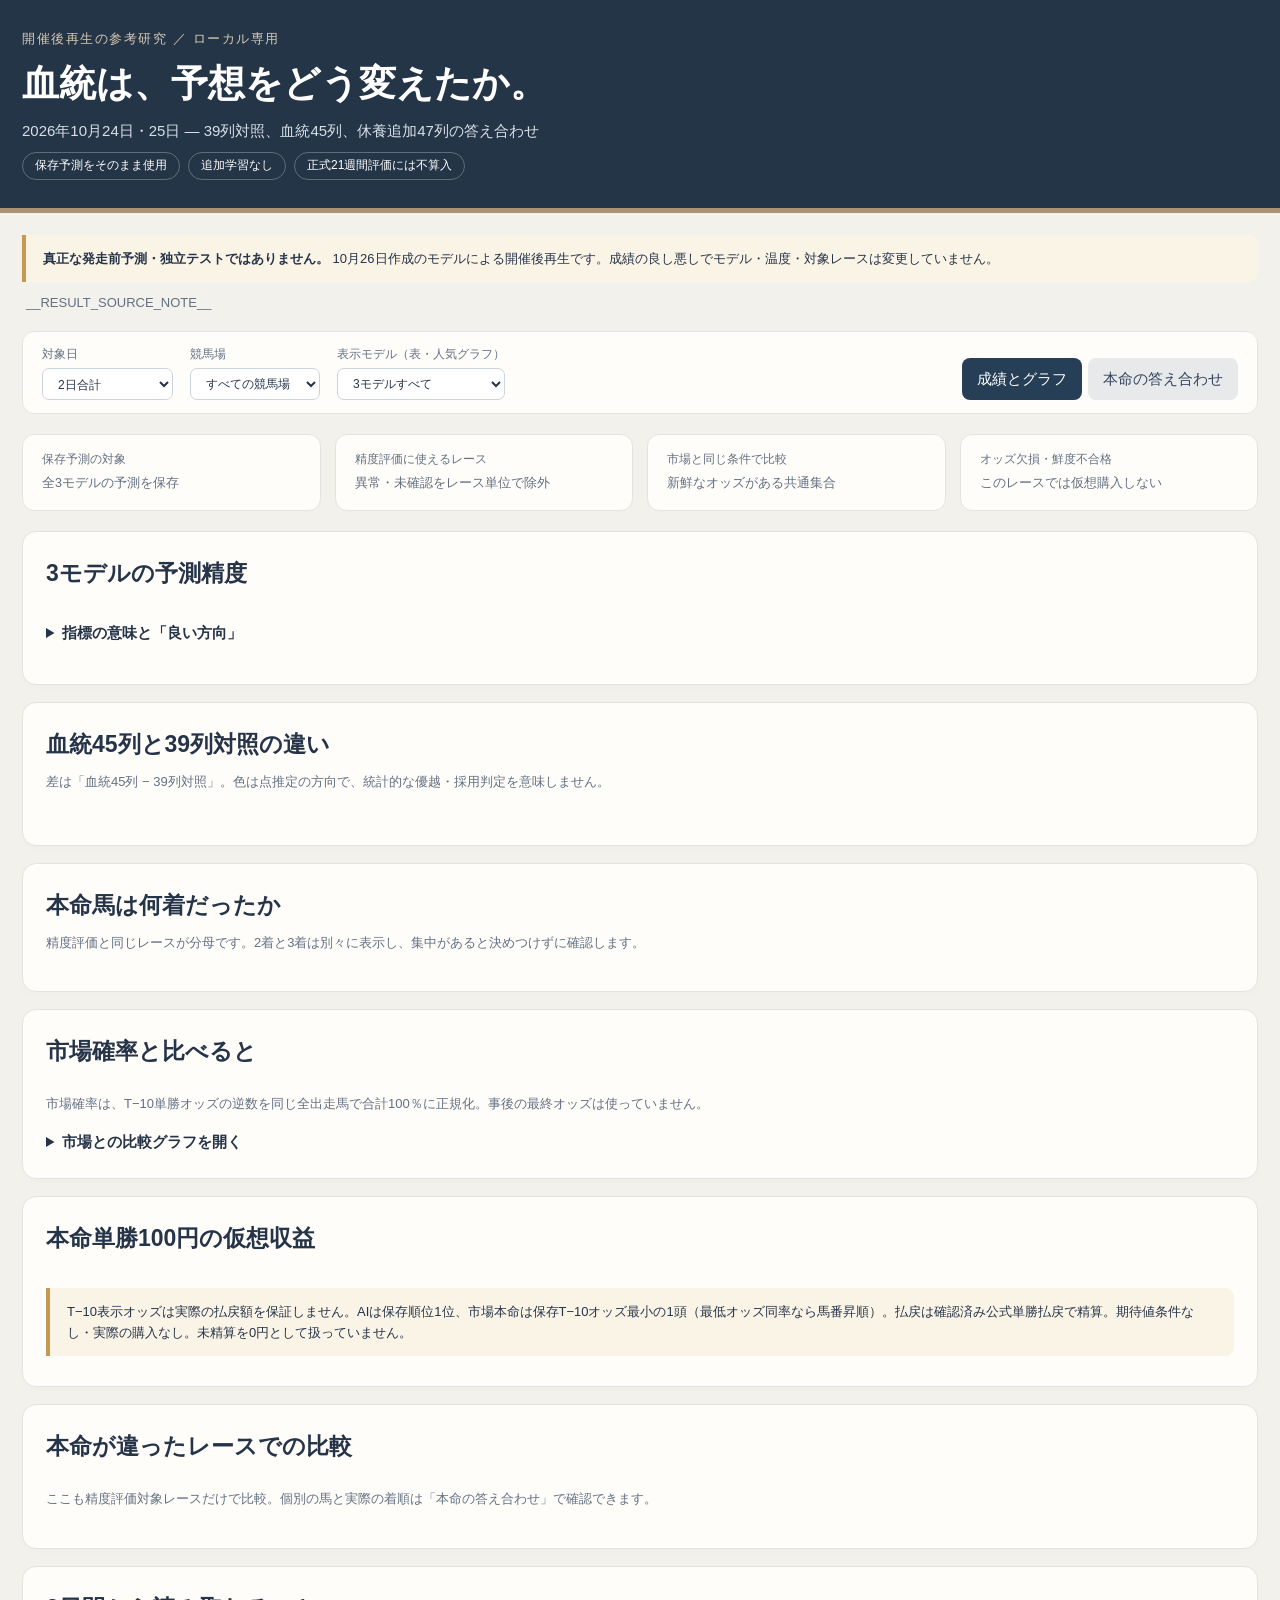
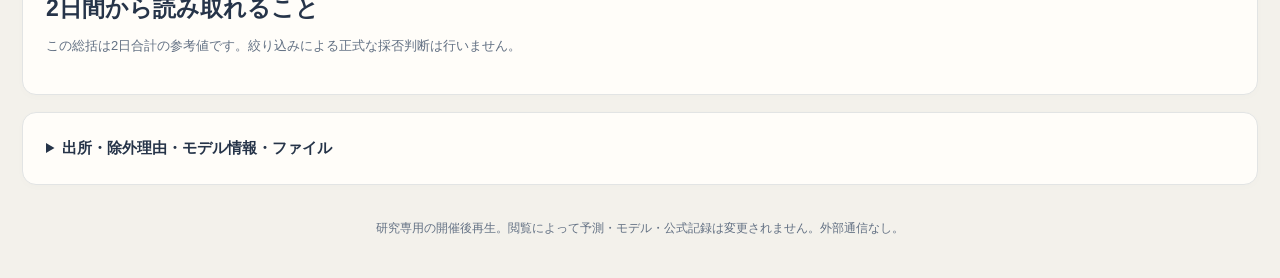
<file: src/jra_racing_ai/pedigree_replay_review.html>
<!doctype html>
<html lang="ja">
<head>
<meta charset="utf-8"><meta name="viewport" content="width=device-width,initial-scale=1">
<meta http-equiv="Content-Security-Policy" content="default-src 'none'; style-src 'unsafe-inline'; script-src 'unsafe-inline'; img-src data:; connect-src 'none'; base-uri 'none'; form-action 'none'">
<title>血統45列は予想をどう変えたか｜3モデル・2日間の答え合わせ</title>
<style>
:root{--ink:#263449;--muted:#627083;--paper:#fffdf9;--line:#e2e4e4;--green:#287575;--violet:#8554b8;--orange:#c77c30;--bad:#bc5147}
*{box-sizing:border-box}body{margin:0;color:var(--ink);background:#f3f1eb;font-family:"Yu Gothic UI","Meiryo",sans-serif;font-size:15px;line-height:1.65}button,select{font:inherit}button{cursor:pointer}header{color:#fff;background:#243548;padding:28px max(22px,calc((100vw - 1240px)/2));border-bottom:5px solid #ac9274}.eyebrow{font-size:13px;letter-spacing:.12em;color:#d7c9b3}h1{font-size:clamp(25px,3vw,37px);line-height:1.4;margin:9px 0}header p{color:#d8dfe7;margin:8px 0;max-width:1000px}.tags{display:flex;gap:8px;flex-wrap:wrap}.tag{border:1px solid #ffffff45;border-radius:20px;padding:3px 12px;font-size:12px}.wrap{max-width:1284px;margin:auto;padding:22px}h2{font-size:23px;margin:0 0 7px}h3{font-size:17px;margin:13px 0 7px}p{margin:7px 0}small,.muted{color:var(--muted)}.note{padding:13px 17px;border-left:4px solid #c49a50;background:#faf4e7;border-radius:0 9px 9px 0;font-size:13px}.toolbar{display:flex;align-items:end;gap:17px;flex-wrap:wrap;position:sticky;top:0;z-index:5;padding:13px 19px;background:#fffdf9f4;backdrop-filter:blur(8px);border:1px solid var(--line);border-radius:12px}.toolbar label{display:flex;flex-direction:column;font-size:12px;color:var(--muted);gap:4px}select{color:var(--ink);background:#fff;border:1px solid #cdd3da;border-radius:7px;padding:7px 11px;min-width:130px}.tabs{display:flex;gap:6px;margin-left:auto}.tabs button{border:0;border-radius:8px;padding:9px 15px;background:#e7e9eb;color:#35465d}.tabs button.active{background:#263f56;color:white}.cards{display:grid;grid-template-columns:repeat(4,1fr);gap:14px;margin:20px 0}.stat{background:var(--paper);border:1px solid var(--line);border-radius:12px;padding:15px 19px}.stat .value{font-size:32px;font-weight:700;line-height:1.25;font-variant-numeric:tabular-nums}.stat .label{font-size:12px;color:var(--muted)}.panel{background:var(--paper);border:1px solid var(--line);padding:23px;border-radius:14px;margin:17px 0;box-shadow:0 2px 8px #26344904}.caption{font-size:13px;color:var(--muted);margin-bottom:15px}.scroll{overflow:auto}table{width:100%;border-collapse:collapse;font-size:13px;font-variant-numeric:tabular-nums}th,td{padding:12px 10px;border-bottom:1px solid var(--line);text-align:right;white-space:nowrap}th{color:#59687b;background:#f1f2ee;font-size:12px;font-weight:600}th:first-child,td:first-child{text-align:left}tbody tr:last-child td{border-bottom:0}tbody tr:hover{background:#f5f5f0}.model{display:inline-flex;align-items:center;gap:7px;font-weight:700}.dot{height:9px;width:9px;border-radius:50%;display:inline-block;flex-shrink:0}.good{color:var(--green)}.bad{color:var(--bad)}.plot{margin:15px 0 0}.plot svg{display:block;width:100%;height:auto}.grid2{display:grid;grid-template-columns:1fr 1fr;gap:17px}.grid2 .panel{margin:0}.metric-note{display:grid;grid-template-columns:1fr 1fr;gap:10px;font-size:13px;margin-top:14px}.metric-note p{padding:10px;background:#f4f4ee;border-radius:7px}.takeaway{font-size:17px;line-height:1.8;border-left:5px solid var(--violet);padding-left:18px}.takeaway p{margin:8px 0}.pill{display:inline-block;padding:2px 9px;border-radius:12px;font-size:11px;background:#eef0f1;color:#536173}.pill.yes{background:#e4efeb;color:#236255}.pill.no{background:#f6e7e3;color:#954f44}.race-name{font-weight:700;font-size:15px}.race-cell{text-align:left;white-space:normal;min-width:150px}.horse{font-weight:700;line-height:1.6;min-width:125px;white-space:normal}.horse small{display:block;font-weight:400;font-size:12px}.rank{display:inline-block;min-width:38px;padding:2px 7px;text-align:center;border-radius:6px;background:#eef0f2}.rank.r1{background:#e8d69e;color:#684f0e}.rank.r2{background:#e1e5ed;color:#506079}.rank.r3{background:#eed9c5;color:#805330}.split{display:flex;justify-content:space-between;gap:12px;align-items:center;flex-wrap:wrap}.check{display:flex;gap:8px;font-size:13px;align-items:center}.downloads{display:flex;gap:10px;flex-wrap:wrap}.downloads a{color:var(--green);border:1px solid #d0ddd7;border-radius:7px;padding:6px 10px;text-decoration:none;font-size:13px}details summary{cursor:pointer;font-weight:600}details dl{font-size:13px}dt{font-weight:700;margin-top:9px}dd{margin-left:0;color:var(--muted)}[hidden]{display:none!important}footer{padding:17px;color:var(--muted);font-size:12px;text-align:center}.empty{padding:22px;text-align:center;color:var(--muted)}
@media(max-width:800px){.wrap{padding:12px}.panel{padding:16px}.cards{grid-template-columns:1fr 1fr;gap:9px}.grid2{grid-template-columns:1fr}.toolbar{position:static;gap:10px}.tabs{margin-left:0}.metric-note{grid-template-columns:1fr}th,td{padding:10px 8px}.stat .value{font-size:27px}}@media print{.toolbar,.tabs,.downloads{display:none}body{background:white}.panel{box-shadow:none;break-inside:avoid}}
</style>
</head>
<body>
<header><div class="eyebrow">開催後再生の参考研究 ／ ローカル専用</div><h1>血統は、予想をどう変えたか。</h1><p>2026年10月24日・25日 ― 39列対照、血統45列、休養追加47列の答え合わせ</p><div class="tags"><span class="tag">保存予測をそのまま使用</span><span class="tag">追加学習なし</span><span class="tag">正式21週間評価には不算入</span></div></header>
<main class="wrap">
<div class="note"><strong>真正な発走前予測・独立テストではありません。</strong> 10月26日作成のモデルによる開催後再生です。成績の良し悪しでモデル・温度・対象レースは変更していません。</div>
<p class="caption" style="margin:10px 4px">__RESULT_SOURCE_NOTE__</p>
<div class="toolbar" style="margin-top:17px"><label>対象日<select id="day"><option value="all">2日合計</option><option value="2026-10-24">10月24日（土）</option><option value="2026-10-25">10月25日（日）</option></select></label><label>競馬場<select id="venue"><option value="all">すべての競馬場</option></select></label><label>表示モデル（表・人気グラフ）<select id="model"><option value="all">3モデルすべて</option><option value="control39">39列対照</option><option value="pedigree45">血統45列</option><option value="reference47">休養追加47列</option></select></label><div class="tabs"><button id="overviewButton" class="active" type="button">成績とグラフ</button><button id="raceButton" type="button">本命の答え合わせ</button></div></div>
<div class="cards" aria-live="polite"><div class="stat"><div class="label">保存予測の対象</div><div class="value" id="targetCount"></div><small>全3モデルの予測を保存</small></div><div class="stat"><div class="label">精度評価に使えるレース</div><div class="value" id="accuracyCount"></div><small>異常・未確認をレース単位で除外</small></div><div class="stat"><div class="label">市場と同じ条件で比較</div><div class="value" id="marketCount"></div><small>新鮮なオッズがある共通集合</small></div><div class="stat"><div class="label">オッズ欠損・鮮度不合格</div><div class="value" id="missingCount"></div><small>このレースでは仮想購入しない</small></div></div>
<div id="overview">
<section class="panel"><h2>3モデルの予測精度</h2><p id="cohort" class="caption"></p><div class="scroll"><table id="metricsTable"><thead></thead><tbody></tbody></table></div><details style="margin-top:13px"><summary>指標の意味と「良い方向」</summary><div id="glossary" class="metric-note"></div></details><div id="metricsPlot" class="plot"></div></section>
<section class="panel"><h2>血統45列と39列対照の違い</h2><p class="caption">差は「血統45列 − 39列対照」。色は点推定の方向で、統計的な優越・採用判定を意味しません。</p><div class="scroll"><table id="deltaTable"><thead></thead><tbody></tbody></table></div><div id="deltaPlot" class="plot"></div></section>
<section class="panel"><h2>本命馬は何着だったか</h2><p class="caption">精度評価と同じレースが分母です。2着と3着は別々に表示し、集中があると決めつけずに確認します。</p><div id="distributionPlot" class="plot"></div><div class="scroll"><table id="distributionTable"><thead></thead><tbody></tbody></table></div></section>
<section id="popularityPanel" class="panel" hidden><h2>AIは何番人気を本命に選んだか</h2><p id="popularityNote" class="caption"></p><p class="note">ここでの人気は<strong>T−10保存オッズから算出した参考人気</strong>です。公式の最終人気ではありません。同一オッズは同順位、次順位を飛ばす方式（例：1・1・3位）で計算しています。</p><div id="popularityPlot" class="plot"></div><div class="scroll"><table id="popularityTable"><thead></thead><tbody></tbody></table></div><h3>人気帯別の本命成績・R1参考回収率</h3><p class="caption">母集団は同じP3です。的中率は結果確認済みの本命が分母で、取消・返還・結果未確認を除きます。回収率は精算済み部分の投資額・払戻額を併記し、未精算がある帯の全件収支は未確定です。10件未満の帯には少数例の注意を表示します。</p><div class="scroll"><table id="popularityPerformanceTable"><thead></thead><tbody></tbody></table></div></section>
<section class="panel"><h2>市場確率と比べると</h2><p id="marketCohort" class="caption"></p><div class="scroll"><table id="marketTable"><thead></thead><tbody></tbody></table></div><p class="caption">市場確率は、T−10単勝オッズの逆数を同じ全出走馬で合計100％に正規化。事後の最終オッズは使っていません。</p><details><summary>市場との比較グラフを開く</summary><div id="marketPlot" class="plot"></div></details></section>
<section class="panel"><h2>本命単勝100円の仮想収益</h2><p class="caption" id="moneyNote"></p><p class="caption" id="marketMoneyNote" hidden></p><div class="scroll"><table id="moneyTable"><thead></thead><tbody></tbody></table></div><div id="moneyPlot" class="plot"></div><div id="marketCommonExtra" hidden><h3>市場側の未確認を除いた4者の共通集合</h3><p class="caption">上の基準レースを変更せず、4者すべてを精算できた部分集合を補足表示します。</p><div class="scroll"><table id="fourCommonMoneyTable"><thead></thead><tbody></tbody></table></div></div><p class="note">T−10表示オッズは実際の払戻額を保証しません。AIは保存順位1位、市場本命は保存T−10オッズ最小の1頭（最低オッズ同率なら馬番昇順）。払戻は確認済み公式単勝払戻で精算。期待値条件なし・実際の購入なし。未精算を0円として扱っていません。</p></section>
<section class="panel"><h2>本命が違ったレースでの比較</h2><p id="agreementNote" class="caption"></p><div class="scroll"><table id="pairTable"><thead></thead><tbody></tbody></table></div><p class="caption">ここも精度評価対象レースだけで比較。個別の馬と実際の着順は「本命の答え合わせ」で確認できます。</p></section>
<section class="panel"><h2>2日間から読み取れること</h2><div id="assessment" class="takeaway"></div><p class="caption">この総括は2日合計の参考値です。絞り込みによる正式な採否判断は行いません。</p></section>
</div>
<section id="raceDetail" class="panel" hidden><div class="split"><div><h2>本命の答え合わせ</h2><p class="caption">馬名・勝率・順位は保存済みデータと対応した公式結果だけを表示します。</p></div><label class="check"><input id="differentOnly" type="checkbox">AI3モデルの本命が異なるレースだけ</label><label class="check"><input id="normalOnly" type="checkbox">精度評価対象だけ</label><label class="check"><input id="showMarketRows" type="checkbox" checked>市場本命も表示</label></div><div class="toolbar" style="position:static;margin:12px 0"><label>参考人気帯<select id="popBand"><option value="all">すべて（人気不明を含む）</option><option value="fav1">1番人気</option><option value="fav2_3">2〜3番人気</option><option value="fav4_6">4〜6番人気</option><option value="fav7plus">7番人気以下</option><option value="unknown">人気不明だけ</option></select></label><label>参考人気の下限<input id="popMin" type="number" min="1" max="28" step="1" placeholder="指定なし" style="width:110px;padding:7px;border:1px solid #cdd3da;border-radius:7px"></label><label>参考人気の上限<input id="popMax" type="number" min="1" max="28" step="1" placeholder="指定なし" style="width:110px;padding:7px;border:1px solid #cdd3da;border-radius:7px"></label><label>並べ替え<select id="popSort"><option value="race">レース順</option><option value="popular_first">人気が高い順</option><option value="unpopular_first">人気が低い順</option></select></label></div><p class="caption">参考人気の条件はモデルごとの行に適用します。異なるモデルが別の馬を本命にした場合も、それぞれの人気で絞り込めます。人気不明は人気順の末尾に表示します。市場本命は学習モデルではなく同時点の最低オッズを選ぶ基準で、予測勝率・勝馬のモデル順位は表示しません。</p><p id="raceCount" class="caption"></p><div class="scroll"><table id="raceTable"><thead></thead><tbody></tbody></table></div></section>
<section class="panel"><details><summary>出所・除外理由・モデル情報・ファイル</summary><h3>除外理由</h3><p class="caption">全72レースの理由別件数。複数の理由があるレースは重複して数えます。</p><div id="exclusions"></div><h3>固定したモデル</h3><div class="scroll"><table id="modelInfo"><thead></thead><tbody></tbody></table></div><h3>今回の留保</h3><div id="caveats"></div><p>H・Stage 7の予測や途中成績、最終ホールドアウトは使用していません。既存タスク・本番画面・モデル・保存予測・事前登録は変更していません。</p><h3>ファイルを開く</h3><div class="downloads"><a href="比較レポート.md">日本語レポート</a><a href="総合性能比較.csv">総合性能CSV</a><a href="血統追加の差.csv">血統追加の差CSV</a><a href="レース別本命比較.local.csv">レース別比較CSV</a><a href="本命単勝100円の仮想収益.csv">仮想収益CSV</a><a href="本命着順分布.svg">着順グラフ</a><a href="総合精度比較.svg">精度グラフ</a><a href="T10参考人気分布.csv">参考人気分布CSV</a><a href="T10人気帯別成績.csv">人気帯別成績CSV</a></div><p id="provenance" class="caption"></p></details></section>
<p id="marketDownload" class="downloads" hidden><a href="市場1番人気の仮想購入.local.csv">市場1番人気の買い目・同率記録・払戻CSV</a></p>
<footer>研究専用の開催後再生。閲覧によって予測・モデル・公式記録は変更されません。外部通信なし。</footer>
</main>
<script id="reviewData" type="application/json">__REVIEW_DATA__</script>
<script>
'use strict';
const DATA=JSON.parse(document.getElementById('reviewData').textContent),R=DATA.report,L=DATA.labels;
const N=['control39','pedigree45','reference47'],F=Object.keys(DATA.metrics),$=id=>document.getElementById(id);
const fmt=(v,d=6)=>v==null?'未算出':Number(v).toLocaleString('ja-JP',{minimumFractionDigits:d,maximumFractionDigits:d});
const percent=v=>v==null?'未算出':fmt(v,2)+'％',yen=v=>v==null?'未精算':fmt(v,0)+'円';
const txt=(tag,text,cls)=>{const e=document.createElement(tag);if(text!=null)e.textContent=String(text);if(cls)e.className=cls;return e;};
function table(id,heads,rows){const t=$(id),h=t.tHead,b=t.tBodies[0];h.replaceChildren();b.replaceChildren();const tr=document.createElement('tr');heads.forEach(x=>tr.append(txt('th',x)));h.append(tr);for(const row of rows){const tr=document.createElement('tr');for(const v of row){const td=document.createElement('td');td.append(v instanceof Node?v:txt('span',v==null?'未確認':v));tr.append(td);}b.append(tr);}if(!rows.length){const tr=document.createElement('tr'),td=txt('td','この条件で比較できるデータはありません。','empty');td.colSpan=heads.length;tr.append(td);b.append(tr);}}
function model(n){const e=txt('span',null,'model'),dot=txt('span',null,'dot');dot.style.background=DATA.colors[n];e.append(dot,txt('span',L[n]));return e;}
const selectedNames=()=> $('model').value==='all'?N:[$('model').value];
const financialNames=()=>R.market_favorite?[...selectedNames(),'market_favorite']:selectedNames();
function filtered(){return R.details.filter(d=>($('day').value==='all'||d.date===$('day').value)&&($('venue').value==='all'||d.venue_code===$('venue').value));}
function metricTable(id,values,market=false){let names=selectedNames();if(market)names=[...names,'market'];table(id,['モデル','対象数','レース内AUC ↑','全体AUC ↑','レースLL ↓','ブライア得点 ↓','本命1着率 ↑'],names.filter(n=>values[n]).map(n=>{const m=values[n];return [model(n),m.races+'レース',fmt(m.within_race_auc),fmt(m.roc_auc),fmt(m.race_log_loss),fmt(m.brier_score),percent(m.top1_accuracy_percent)+'（'+m.top1_hit_count+'回）'];}));}
function finishText(m){const anomaly={'1':'出走取消','2':'発走除外','3':'競走除外','4':'競走中止','5':'失格'};if(anomaly[m.anomaly])return anomaly[m.anomaly];return m.finish==null?'照合保留':m.finish+'着';}
function renderRaces(){
if($('raceDetail').hidden)return;
let races=filtered();if($('differentOnly').checked)races=races.filter(d=>d.top_disagreement);if($('normalOnly').checked)races=races.filter(d=>d.P1);
let rows=races.flatMap(d=>[...selectedNames().map(n=>({d,n,m:d.models[n]})),...(R.market_favorite&&$('showMarketRows').checked?[{d,n:'market_favorite',m:d.market_favorite}]:[])]);
const band=$('popBand').value||'all',minimum=$('popMin').value===''?null:Number($('popMin').value),maximum=$('popMax').value===''?null:Number($('popMax').value);
rows=rows.filter(({m})=>{const p=m.T10_popularity_rank;return (band==='all'||(band==='unknown'?p==null:m.T10_popularity_band===band))&&(minimum==null||(p!=null&&p>=minimum))&&(maximum==null||(p!=null&&p<=maximum));});
const order=$('popSort').value||'race',rowOrder=[...N,'market_favorite'],base=(a,b)=>a.d.race_id.localeCompare(b.d.race_id)||rowOrder.indexOf(a.n)-rowOrder.indexOf(b.n);
rows.sort((a,b)=>{if(order==='race')return base(a,b);const x=a.m.T10_popularity_rank,y=b.m.T10_popularity_rank;if(x==null||y==null)return x==null&&y==null?base(a,b):x==null?1:-1;return (order==='popular_first'?x-y:y-x)||base(a,b);});
$('raceCount').textContent=new Set(rows.map(x=>x.d.race_id)).size+'レース・'+rows.length+'モデル行。日時・競馬場の条件は上の選択を共用します。除外レースも隠さず、理由を表示します。';
const records=rows.map(({d,n,m})=>{const race=txt('div',null,'race-cell');race.append(txt('div',d.date+' '+d.venue+' '+d.race_no+'R','race-name'),txt('div',d.P1?'精度評価対象':'精度評価対象外',d.P1?'pill yes':'pill no'));if(!d.P1)race.append(txt('small',d.exclusion_reasons.map(x=>DATA.reasons[x]||'未確認の状態').join('・')));const horse=txt('div',null,'horse');horse.append(txt('span',m.horse_number==null?'市場本命不明':m.horse_number+'番 '+(m.horse_name||'馬名未収録')),txt('small',n==='market_favorite'?(m.T10_popularity_tied?'最低オッズ同率'+m.tied_lowest_count+'頭・馬番順で選択':'保存T−10の最低オッズを選択'):(d.top_disagreement?'モデル間で本命が異なる':'3モデルの本命が一致')));if(n==='market_favorite')horse.title='最低オッズ同率候補：'+(m.tied_lowest_horse_numbers.join('・')||'不明')+'。本命選択には結果や最終オッズを使用していません。';const pos=txt('span',finishText(m),'rank '+(m.finish<=3&&m.finish>0?'r'+m.finish:''));
const popularity=txt('span',m.T10_popularity_rank==null?'人気不明':m.T10_popularity_rank+'番人気'+(m.T10_popularity_tied?'（同率）':''));popularity.title='保存T−10単勝オッズから算出した参考人気。同一オッズは同順位・次順位を飛ばします。公式最終人気ではありません。';
const price=txt('span',m.T10_win_odds==null?'オッズ不明':fmt(m.T10_win_odds,1)+'倍');price.title='完全で新鮮な保存T−10単勝オッズだけを表示。欠損は補完しません。表示オッズは公式払戻を保証しません。';
const payout=m.ticket.status==='no_bet'?'対象外':m.ticket.status==='unsettled'?'未精算':yen(m.ticket.payout_yen);
return [race,model(n),horse,m.probability==null?'—（市場基準）':percent(m.probability*100),popularity,price,pos,n==='market_favorite'?'—（市場基準）':m.winner_predicted_rank==null?'未確認':m.winner_predicted_rank+'位',d.odds_ready?'鮮度適合':'未取得・不適合',payout];});
table('raceTable',['レース','モデル／基準','保存された本命馬','保存勝率','T−10参考人気','T−10単勝オッズ','公式着順','勝馬の保存予測順位','オッズ鮮度','R1払戻（100円）'],records);
}
function financeTable(id,values,names){table(id,['モデル／基準','購入数','的中数','的中率','投資額','払戻額','損益','回収率'],names.map(n=>{const m=values[n];return [model(n),m.bet_count+'件',m.hit_count+'回',percent(m.hit_rate_percent),yen(m.investment_yen),yen(m.payout_yen),txt('span',yen(m.net_profit_yen),m.net_profit_yen==null?'muted':m.net_profit_yen>=0?'good':'bad'),percent(m.return_rate_percent)];}));}
function renderMoney(scope,scopeKey){
const total=scope.finance.control39,common=scope.finance_common.control39,market=R.market_favorite?R.market_favorite.scopes[scopeKey]:null;
$('moneyNote').textContent='AI3モデルの購入対象（P3）は各'+total.bet_count+'件・'+yen(total.investment_yen)+'。未精算は各'+total.unsettled_count+'件。下表・グラフは以前からのAI3モデル精算済み共通'+common.bet_count+'レースを基準に比較。全件の総損益は'+(total.unsettled_count?'未確定':'確定')+'。';
financeTable('moneyTable',market?market.finance_on_three_common:scope.finance_common,financialNames());
$('marketMoneyNote').hidden=!market;$('marketDownload').hidden=!market;$('marketCommonExtra').hidden=!market||!market.market_only_unsettled_on_three_common;
if(market){const all=market.finance_P3;$('marketMoneyNote').textContent='市場本命はP3の'+market.P3_races+'件・'+yen(all.investment_yen)+'を仮想購入。最低オッズ同率は'+market.market_tied_lowest_races+'レース（馬番順で選択）。基準'+market.old_three_common_races+'レース中、市場側だけ未精算は'+market.market_only_unsettled_on_three_common+'件。P3全件での市場未精算'+all.unsettled_count+'件・返還'+all.refunded_count+'件。モデル選択時も市場基準を併記し、グラフは4者比較を表示します。';if(market.market_only_unsettled_on_three_common)financeTable('fourCommonMoneyTable',market.finance_four_common,financialNames());}
}
function renderPopularity(scopeKey){
if(!R.popularity){$('popularityPanel').hidden=true;return;}$('popularityPanel').hidden=false;
const scope=R.popularity.scopes[scopeKey],names=selectedNames();$('popularityNote').textContent='分母はP3の共通'+scope.P3_races+'レース（人気分布・仮想購入用）。P2の精度比較集合とは異なります。対象外'+scope.outside_P3_races+'レースは人気不明で、分布の分母へ混ぜません。';
$('popularityPlot').innerHTML=DATA.views[scopeKey].popularity[$('model').value||'all'];
table('popularityTable',['モデル','共通対象','平均参考人気','1番人気','2〜3番人気','4〜6番人気','7番人気以下','対象外の人気不明'],names.map(n=>{const m=scope.models[n];return [model(n),m.P3_races+'レース',m.mean_popularity_rank==null?'未算出':fmt(m.mean_popularity_rank,2)+'位',...m.bands.map(b=>b.count+'件（'+percent(b.share_percent)+'）'),m.unknown_outside_P3+'件'];}));
const rows=[];for(let i=0;i<4;i++)for(const n of names){const b=scope.models[n].bands[i],part=b.settled_subset,note=txt('span',b.note||'—',b.small_sample?'bad':'muted');note.title=b.note||'参考集計です。正式な採否判定ではありません。';const roi=txt('span',percent(part.return_rate_percent));roi.title='P3のこの人気帯に属する精算済み部分の払戻額÷投資額×100。未精算は0円にしません。';rows.push([model(n),b.label,b.count+'件（'+percent(b.share_percent)+'）',b.win_count+' / '+b.known_result_count,percent(b.hit_rate_percent),b.result_unconfirmed_or_refunded_count+'件',part.bet_count+'件',yen(part.investment_yen),yen(part.payout_yen),roi,b.finance.unsettled_count+'件',note]);}
table('popularityPerformanceTable',['モデル','T−10参考人気帯','選択件数・割合','1着数 / 結果確認数','的中率','結果未確認・返還','精算済み数','精算済み投資','精算済み払戻','R1参考回収率','未精算','注意'],rows);
}
function render(){const scope=R.scopes[$('day').value+'|'+$('venue').value],ds=filtered(),eligible=ds.filter(d=>d.P1);$('targetCount').textContent=scope.target_races+'レース';$('accuracyCount').textContent=scope.P1_races+'レース';$('marketCount').textContent=scope.P2_races+'レース';$('missingCount').textContent=scope.odds_missing_races+'レース';$('cohort').textContent='精度評価（P1）：'+scope.P1_races+'レース・'+scope.P1_runners+'頭。異常・不整合・未確認はレース全体を除外。グラフは3モデルの共通比較です。';$('marketCohort').textContent='市場との共通集合（P2）：'+scope.P2_races+'レース・'+scope.P2_runners+'頭。上の精度評価と分母が異なるため、同じ表の中で比較してください。';metricTable('metricsTable',scope.P1);metricTable('marketTable',scope.P2,true);
const a=scope.P1.pedigree45,b=scope.P1.control39;table('deltaTable',['指標','良い方向','血統45列 − 39列対照','点推定の方向'],F.map(k=>{const v=a&&b?a[k]-b[k]:null,good=v!=null&&(v>0)===DATA.metrics[k][1],state=v==null?'未算出':Math.abs(v)<1e-12?'同値':good?'改善方向':'悪化方向';return [DATA.metrics[k][0],DATA.metrics[k][1]?'高いほど良い':'低いほど良い',v==null?'未算出':(v>=0?'+':'')+fmt(v)+(k==='top1_accuracy_percent'?'ポイント':''),txt('span',state,Math.abs(v)<1e-12?'':good?'good':'bad')];}));
table('distributionTable',['モデル','1着','2着','3着','3着以内','4着以下'],selectedNames().map(n=>{const counts=[1,2,3].map(k=>eligible.filter(d=>d.models[n].finish===k).length),sum=counts.reduce((a,b)=>a+b,0);return [model(n),...counts.map(x=>x+'回'),sum+'回 ／ '+percent(eligible.length?100*sum/eligible.length:null),(eligible.length-sum)+'回'];}));
renderMoney(scope,$('day').value+'|'+$('venue').value);
$('agreementNote').textContent='有効'+eligible.length+'レース中、3モデルの本命一致は'+eligible.filter(d=>!d.top_disagreement).length+'レース、不一致は'+eligible.filter(d=>d.top_disagreement).length+'レース。';const pairs=[['pedigree45','control39'],['pedigree45','reference47'],['control39','reference47']];table('pairTable',['比較','本命不一致','前者が1着','後者が1着','前者が先着','後者が先着'],pairs.map(([a,b])=>{const xs=eligible.filter(d=>d.models[a].horse_number!==d.models[b].horse_number);return [L[a]+' 対 '+L[b],xs.length+'レース',xs.filter(d=>d.models[a].finish===1).length+'回',xs.filter(d=>d.models[b].finish===1).length+'回',xs.filter(d=>d.models[a].finish<d.models[b].finish).length+'回',xs.filter(d=>d.models[b].finish<d.models[a].finish).length+'回'];}));
const scopeKey=$('day').value+'|'+$('venue').value,charts=DATA.views[scopeKey];for(const key of ['metrics','market','delta','distribution','money'])$(key+'Plot').innerHTML=charts[key];renderPopularity(scopeKey);renderRaces();}
for(const [code,name] of new Map(R.details.map(d=>[d.venue_code,d.venue])).entries()){const o=txt('option',name);o.value=code;$('venue').append(o);}
for(const [key,value] of Object.entries(DATA.metrics)){const p=txt('p');p.append(txt('strong',value[0]+'：'+(value[1]?'高いほど良い':'低いほど良い')),txt('br'),document.createTextNode(value[2]));$('glossary').append(p);}
DATA.assessment.forEach(s=>$('assessment').append(txt('p',s)));R.caveats.forEach(s=>$('caveats').append(txt('p','・'+s)));
for(const [key,count] of Object.entries(R.exclusion_reasons))$('exclusions').append(txt('p',(DATA.reasons[key]||'未確認の状態')+'：'+count+'レース'));if(!Object.keys(R.exclusion_reasons).length)$('exclusions').append(txt('p','異常・不整合による除外はありません。'));
table('modelInfo',['モデル','内部識別子','モデルID','保存温度'],N.map(n=>[model(n),n,R.model_ids[n],R.temperatures[n]]));$('provenance').textContent='生成日時：'+R.created_at+' ／ 研究ID：'+R.artifact_id;
for(const id of ['day','venue','model'])$(id).addEventListener('change',render);for(const id of ['differentOnly','normalOnly'])$(id).addEventListener('change',renderRaces);
for(const id of ['popBand','popMin','popMax','popSort','showMarketRows'])$(id).addEventListener('change',renderRaces);
function showRaces(yes){$('overview').hidden=yes;$('raceDetail').hidden=!yes;$('overviewButton').classList.toggle('active',!yes);$('raceButton').classList.toggle('active',yes);renderRaces();}
$('overviewButton').addEventListener('click',()=>showRaces(false));$('raceButton').addEventListener('click',()=>showRaces(true));
render();document.documentElement.dataset.reportReady='true';
</script>
</body></html>
</file>
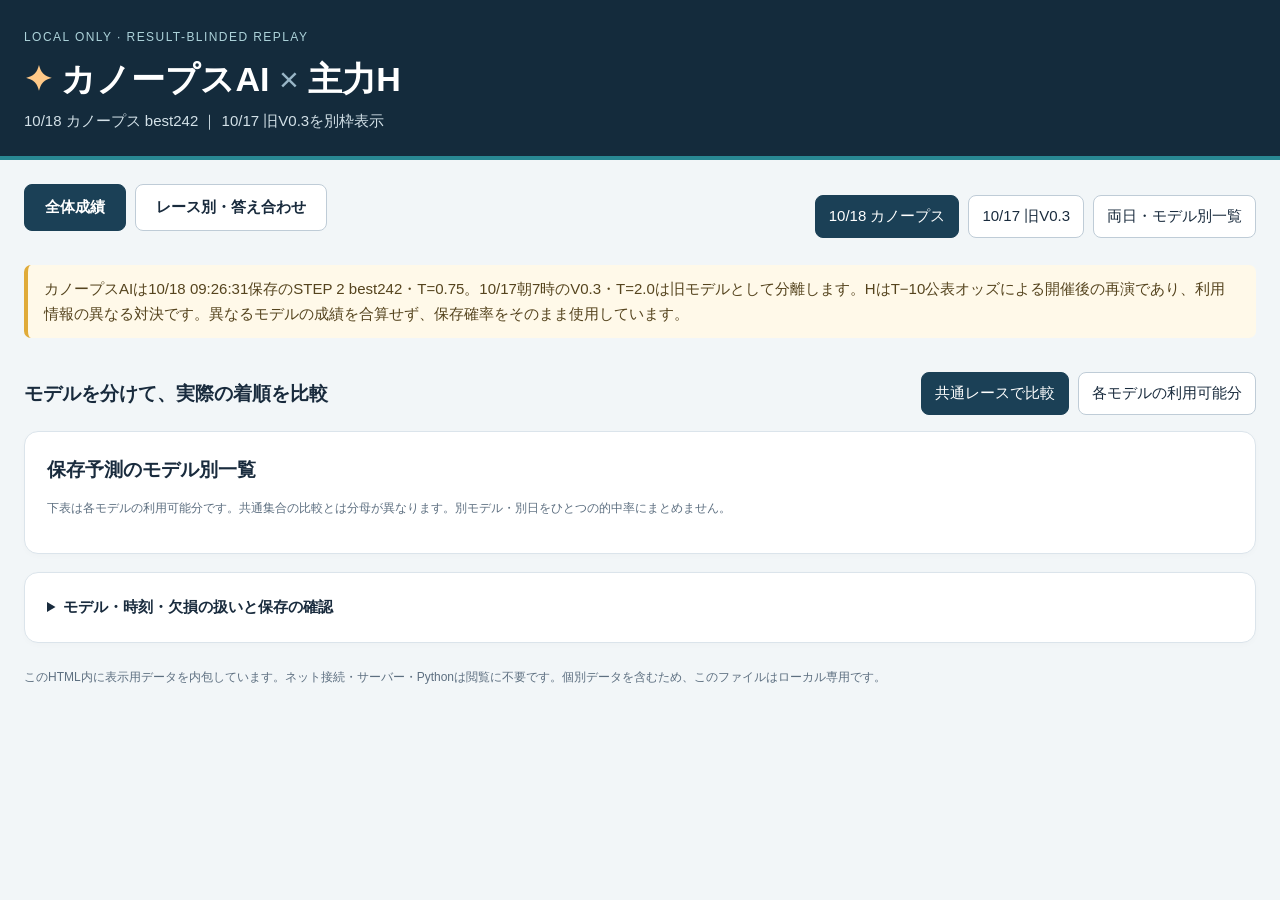
<file: src/jra_racing_ai/duel/dashboard.html>
<!doctype html>
<html lang="ja"><head><meta charset="utf-8"><meta name="viewport" content="width=device-width,initial-scale=1">
<meta http-equiv="Content-Security-Policy" content="default-src 'none'; script-src 'unsafe-inline'; style-src 'unsafe-inline'; img-src data:; connect-src 'none'; base-uri 'none'; form-action 'none'">
<title>カノープスAI × 主力H｜予想対決</title>
<style>
:root{--ink:#192b3d;--muted:#5d6f80;--line:#dbe4eb;--paper:#fff;--bg:#f2f6f8;--a:#cb651d;--al:#fff1e5;--h:#067c88;--hl:#e5f5f5;--gold:#a67900}*{box-sizing:border-box}body{margin:0;background:var(--bg);color:var(--ink);font:15px/1.65 'Segoe UI','Yu Gothic UI',Meiryo,sans-serif}header{background:#142b3c;color:white;padding:28px max(24px,calc((100vw - 1240px)/2)) 22px;border-bottom:4px solid #298893}.eyebrow{font-size:12px;letter-spacing:.12em;color:#add3da}h1{font-size:clamp(24px,3vw,34px);margin:8px 0 5px;line-height:1.4}header p{color:#d3e1e8;margin:6px 0 0}.star{color:#ffc988}main{max-width:1280px;padding:24px;margin:auto}.controls,.tabs,.legend,.pills{display:flex;gap:9px;align-items:center;flex-wrap:wrap}button,select{font:inherit;border:1px solid #bfccd7;background:#fff;color:var(--ink);border-radius:8px;padding:8px 13px;cursor:pointer}button:hover,select:hover{border-color:#25818f}button:focus-visible,select:focus-visible{outline:3px solid #74c3d6;outline-offset:2px}button.active{background:#1b4056;color:white;border-color:#1b4056}.tabs{margin-bottom:18px}.tabs button{font-weight:700;padding:10px 20px}.toolbar{display:flex;justify-content:space-between;align-items:center;gap:16px;margin-bottom:16px;flex-wrap:wrap}.panel{background:white;border:1px solid var(--line);border-radius:14px;padding:22px;margin-bottom:18px;box-shadow:0 2px 6px #12304605}.note{border-left:4px solid #e0ab39;background:#fff9e9;padding:12px 16px;border-radius:7px;margin:14px 0;color:#55441e}.muted{color:var(--muted)}.small{font-size:12px}.cards{display:grid;grid-template-columns:repeat(4,1fr);gap:12px;margin:17px 0}.card{border:1px solid var(--line);background:white;border-radius:12px;padding:17px}.card .label{font-size:12px;color:var(--muted)}.card strong{display:block;font-size:30px;line-height:1.4;margin:4px 0}.card .detail{font-size:12px;color:var(--muted)}h2{font-size:19px;margin:0 0 14px}h3{font-size:16px;margin:0 0 10px}.scroll{overflow-x:auto}table{width:100%;border-collapse:collapse;white-space:nowrap}th,td{padding:10px 11px;border-bottom:1px solid #e6edf1;text-align:right}th{font-size:12px;background:#f7f9fb;color:#4e6575}th:first-child,td:first-child{text-align:left}tbody tr:last-child td{border-bottom:0}.model-a{color:var(--a);font-weight:700}.model-h{color:var(--h);font-weight:700}.two{display:grid;grid-template-columns:1fr 1fr;gap:18px}.two .panel{min-width:0}.dot{width:10px;height:10px;display:inline-block;border-radius:50%;margin-right:5px;background:var(--a)}.dot.h{background:var(--h)}.legend{font-size:12px;margin-bottom:10px}.hist{height:204px;display:grid;grid-auto-flow:column;grid-auto-columns:minmax(25px,1fr);align-items:end;gap:7px;min-width:520px;padding:25px 2px 5px;border-bottom:1px solid var(--line)}.bin{height:174px;display:flex;flex-direction:column;justify-content:end;text-align:center}.bars{display:flex;gap:3px;align-items:end;height:142px;justify-content:center}.bar{width:12px;border-radius:3px 3px 0 0;background:var(--a);position:relative;flex-shrink:0}.bar.h{background:var(--h)}.bin-label{height:27px;font-size:11px;padding-top:7px}.bin-label.podium{font-weight:700;color:var(--gold)}.empty{padding:24px;text-align:center;color:var(--muted);background:#f7fafb;border-radius:8px}.kpi-pair{display:grid;grid-template-columns:1fr 1fr;gap:12px}.mini{padding:12px;background:#f6f9fb;border-radius:8px}.mini strong{font-size:24px;display:block}.pill{font-size:12px;background:#edf3f6;padding:3px 9px;border-radius:20px}.code{font:12px Consolas,monospace;overflow-wrap:anywhere}.source-grid{display:grid;grid-template-columns:1fr 1fr;gap:18px}.source{padding:14px;border-radius:9px;background:#f6f9fb}.sources details>summary{cursor:pointer}.filters label{font-size:12px;color:var(--muted);display:flex;flex-direction:column;gap:4px}.filters{display:flex;gap:12px;flex-wrap:wrap;align-items:end;margin-bottom:14px}.check{flex-direction:row!important;align-items:center;padding:9px 0}.race{border:1px solid var(--line);border-radius:11px;background:white;margin-bottom:12px;overflow:hidden}.race>summary{cursor:pointer;list-style:none;padding:16px 18px;display:flex;gap:16px;align-items:center;justify-content:space-between;flex-wrap:wrap}.race>summary::-webkit-details-marker{display:none}.race-title{font-weight:700}.picks{display:flex;gap:16px;flex-wrap:wrap;font-size:13px}.race-body{padding:0 18px 17px}.horse-name{text-align:left;white-space:normal;min-width:130px}.horse-no{font-weight:700}.a-pick{background:var(--al)}.h-pick{background:var(--hl)}.both-pick{background:linear-gradient(90deg,var(--al),var(--hl))}.badge{display:inline-block;font-size:11px;padding:1px 6px;border-radius:4px;margin-left:5px}.gold{background:#fff0bd;color:#785900}.silver{background:#e4ebf2;color:#405365}.bronze{background:#f7e4d4;color:#8e5223}[hidden]{display:none!important}.result-hidden .result-cell{display:none}.result-status{font-size:12px;margin-top:9px}.switch-on{background:#1e6650!important;color:white;border-color:#1e6650!important}footer{margin:25px 0;color:var(--muted);font-size:12px}.negative{color:#a23c32}.positive{color:#126e59}@media(max-width:900px){.cards{grid-template-columns:repeat(2,1fr)}.two,.source-grid{grid-template-columns:1fr}.panel{padding:17px}main{padding:16px}}@media(max-width:520px){header{padding:21px 17px}.card{padding:13px}.card strong{font-size:25px}.controls button{padding:7px 10px}.panel{padding:14px}.picks{gap:7px;display:block}.picks>span{display:block}th,td{padding:9px 8px}.race>summary{padding:13px}.race-body{padding:0 9px 14px}}
.legacy-block{--a:#7455a5;--al:#f1ecfa}.comparison-heading{margin:26px 0 12px;font-size:21px}.comparison-heading small{font-size:13px;font-weight:400;color:var(--muted)}.model-overview{margin-bottom:30px}.model-old{color:#7455a5;font-weight:700}</style></head><body>
<header><div class="eyebrow">LOCAL ONLY · RESULT-BLINDED REPLAY</div><h1><span class="star">✦</span> カノープスAI <span style="font-weight:400;color:#99b6c7">×</span> 主力H</h1><p>10/18 カノープス best242 ｜ 10/17 旧V0.3を別枠表示</p></header>
<main>
<div class="toolbar"><nav class="tabs" aria-label="画面"><button id="tab-overview" class="active">全体成績</button><button id="tab-races">レース別・答え合わせ</button></nav><div class="controls" id="days"><button data-day="2026-10-18" class="active">10/18 カノープス</button><button data-day="2026-10-17">10/17 旧V0.3</button><button data-day="all">両日・モデル別一覧</button></div></div>
<div class="note">カノープスAIは10/18 09:26:31保存のSTEP 2 best242・T=0.75。10/17朝7時のV0.3・T=2.0は旧モデルとして分離します。HはT−10公表オッズによる開催後の再演であり、利用情報の異なる対決です。異なるモデルの成績を合算せず、保存確率をそのまま使用しています。</div>
<section id="overview"><div id="coverage" class="cards"></div><div class="toolbar"><h2 style="margin:0">モデルを分けて、実際の着順を比較</h2><div class="controls"><button id="scope-common" class="active">共通レースで比較</button><button id="scope-available">各モデルの利用可能分</button></div></div><p id="scope-note" class="muted small"></p><div id="overview-groups"></div>
<section class="panel"><h2>保存予測のモデル別一覧</h2><p class="small muted">下表は各モデルの利用可能分です。共通集合の比較とは分母が異なります。別モデル・別日をひとつの的中率にまとめません。</p><div id="daily" class="scroll"></div></section></section>
<section id="race-view" hidden><div class="panel"><div class="toolbar"><div><h2>予想を見てから、答え合わせ</h2><span class="small muted">レース一覧の絞り込みは全体集計の分母を変更しません。</span></div><button id="reveal" aria-pressed="false">結果を表示</button></div><div class="filters"><label>競馬場<select id="venue"><option value="">すべて</option></select></label><label>レース番号<select id="race-number"><option value="">すべて</option></select></label><label>表示順<select id="sort"><option value="saved">当日の保存予測順位</option><option value="H">H予測順位</option><option value="number">馬番</option></select></label><label class="check"><input type="checkbox" id="different"> 本命が異なるレースだけ</label></div><p id="race-count" class="small muted"></p></div><div id="races" class="result-hidden"></div></section>
<section class="panel sources"><details><summary><strong>モデル・時刻・欠損の扱いと保存の確認</strong></summary><div id="sources" style="margin-top:15px"></div></details></section><footer>このHTML内に表示用データを内包しています。ネット接続・サーバー・Pythonは閲覧に不要です。個別データを含むため、このファイルはローカル専用です。</footer></main>
<script id="duel-data" type="application/json">__DUEL_DATA__</script>
<script>
'use strict';
const D=JSON.parse(document.getElementById('duel-data').textContent),S={day:'2026-10-18',scope:'common',reveal:false,tab:'overview'};
const $=id=>document.getElementById(id),esc=x=>String(x??'').replace(/[&<>"']/g,c=>({'&':'&amp;','<':'&lt;','>':'&gt;','"':'&quot;',"'":'&#39;'}[c]));
const num=(x,n=2)=>x===null||x===undefined?'—':Number(x).toLocaleString('ja-JP',{minimumFractionDigits:n,maximumFractionDigits:n});
const pct=x=>x===null||x===undefined?'—':num(x,2)+'%',money=x=>num(x,0)+'円';
const table=(head,rows)=>'<table><thead><tr>'+head.map(v=>'<th>'+esc(v)+'</th>').join('')+'</tr></thead><tbody>'+rows.map(r=>'<tr>'+r.map(v=>'<td>'+v+'</td>').join('')+'</tr>').join('')+'</tbody></table>';
const label=(day,n)=>n==='H'?'主力H':D.saved_models[day].label;
const title=(day,n)=>'<span class="model-'+(n==='H'?'h':day.endsWith('17')?'old':'a')+'">'+esc(label(day,n))+'</span>';
const selectedDays=()=>S.day==='all'?['2026-10-18','2026-10-17']:[S.day];
function histogram(a,b,day){let end=Math.max(3,...Object.keys(a).concat(Object.keys(b)).filter(k=>/^\d+$/.test(k)).map(Number)),max=Math.max(1,...Object.values(a),...Object.values(b));return '<div class="hist">'+Array.from({length:end},(_,i)=>{let k=i+1,x=a[k]||0,y=b[k]||0;return '<div class="bin"><div class="bars"><div class="bar" style="height:'+x/max*130+'px" title="'+esc(label(day,'saved'))+' '+k+'位: '+x+'件"></div><div class="bar h" style="height:'+y/max*130+'px" title="H '+k+'位: '+y+'件"></div></div><div class="bin-label '+(k<=3?'podium':'')+'">'+k+'</div></div>'}).join('')+'</div>'}
function legend(day){return '<div class="legend"><span><i class="dot"></i>'+esc(label(day,'saved'))+'</span>　<span><i class="dot h"></i>主力H</span>　<span class="muted">棒の高さ＝件数</span></div>'}
function dayOverview(day){const v=D.summary.days[day],m=v[S.scope],spec=D.saved_models[day],g=v.agreement,d=v.disagreement,f=d.finish_comparison;
 let performance=table(['モデル','本命評価数','1着率','2着率','3着率','3着以内率','レース内AUC','AUC対象数'],['saved','H'].map(n=>{let x=m[n];return [title(day,n),x.top_evaluable_races+'R',pct(x.rank1_rate),pct(x.rank2_rate),pct(x.rank3_rate),pct(x.top3_rate),num(x.within_race_auc,5),x.auc_races+'R']}));
 let finishNote=['saved','H'].map(n=>label(day,n)+'：1着 '+m[n].rank1_count+'件、2着 '+m[n].rank2_count+'件、3着 '+m[n].rank3_count+'件。'+Object.entries(m[n].distribution).filter(([k])=>!/^\d+$/.test(k)).map(([k,v])=>k+' '+v+'件。').join('')+'取消・未確定等の本命除外 '+Object.values(m[n].top_excluded).reduce((a,b)=>a+b,0)+'件。').join(' ');
 let finance=table(['モデル','精算対象','投資','払戻','純損益','回収率'],['saved','H'].map(n=>{let x=v.paper[n];return [title(day,n),x.settled_common_races+'R',money(x.investment_yen),money(x.payout_yen),'<span class="'+(x.net_profit_yen<0?'negative':'positive')+'">'+money(x.net_profit_yen)+'</span>',pct(x.return_rate_percent)]}));
 return '<div class="model-overview '+(day.endsWith('17')?'legacy-block':'')+'" data-comparison="'+esc(spec.id)+'"><h2 class="comparison-heading">'+esc(day)+'　'+esc(spec.label)+' × 主力H <small>保存モデル T='+spec.temperature+' ／ 共通 '+v.common_races+'R</small></h2><div class="panel"><h3>本命馬は、実際に何着だった？</h3><div class="scroll">'+performance+'</div>'+(S.scope==='common'&&!v.common_races?'<p class="empty">比較可能な共通レースがありません。欠損は0%にしません。</p>':'')+'</div><div class="two"><section class="panel"><h2>本命馬の全着順分布</h2>'+legend(day)+'<div class="scroll" data-chart="finish-chart">'+histogram(m.saved.distribution,m.H.distribution,day)+'</div><p class="small muted">'+esc(finishNote)+'</p></section><section class="panel"><h2>勝ち馬を、何位に予測していた？</h2>'+legend(day)+'<div class="scroll" data-chart="winner-chart">'+histogram(m.saved.winner_rank_distribution,m.H.winner_rank_distribution,day)+'</div><p class="small muted">勝ち馬の平均予測順位：'+esc(spec.label)+' '+num(m.saved.winner_mean_predicted_rank)+'位 / H '+num(m.H.winner_mean_predicted_rank)+'位。単一勝馬・確認できる出走集合のみ。</p></section></div><div class="two"><section class="panel"><h2>本命が一致・不一致だったレース</h2><div class="kpi-pair"><div class="mini">本命一致<strong>'+g.races+'R <small>'+pct(g.rate)+'</small></strong><span class="small">両モデルとも1着 '+g.both_top1_hits+'件</span></div><div class="mini">本命不一致<strong>'+d.races+'R</strong><span class="small">1着：'+esc(spec.label)+' '+d.saved_top1_hits+'件 / H '+d.H_top1_hits+'件</span></div></div><p class="small">不一致時の先着：'+esc(spec.label)+' '+(f.saved_ahead||0)+'件、H '+(f.H_ahead||0)+'件、同着 '+(f.same_finish||0)+'件、順位比較不能 '+(f.rank_unavailable||0)+'件。</p></section><section class="panel"><h2>本命に単勝100円を置いた参考精算</h2><p class="small muted">同じ共通レース・精算済み集合だけを比較。EV購入戦略や実購入の成績ではありません。</p><div class="scroll">'+finance+'</div><p class="small muted">共通レースの未精算 '+v.paper.H.unsettled_common_races+'件。通常の確認済みHR払戻のみ。特殊・不明は保留し、オッズから払戻を推定しません。</p></section></div></div>';
}
function overview(){let days=selectedDays(),values=days.map(day=>D.summary.days[day]),sum=fn=>values.reduce((a,v)=>a+fn(v),0);
 $('coverage').innerHTML=[['対象レース',sum(v=>v.target_races),'保存出馬表から固定'],['保存予測',sum(v=>v.available.saved.forecast_races),S.day==='all'?'異なる2モデルを別枠表示':D.saved_models[S.day].label+'・T='+D.saved_models[S.day].temperature],['H再現成功',sum(v=>v.available.H.forecast_races),'T−10公表オッズ＋T−30履歴'],['比較可能なレース',sum(v=>v.common_races),S.day==='all'?'日別・モデル別に比較（成績合算なし）':'同じ馬番集合・確認済み結果']].map(r=>'<div class="card"><div class="label">'+esc(r[0])+'</div><strong>'+r[1]+'<small style="font-size:13px"> レース</small></strong><div class="detail">'+esc(r[2])+'</div></div>').join('');
 $('scope-note').textContent=S.scope==='common'?'日別に両モデルの予測・結果が揃う共通集合を比較。本命率とAUCの分母は別々に表示します。':'各モデルの予測が存在する集合。対象数が異なるため、この表だけで優劣を判断しないでください。';
 $('overview-groups').innerHTML=days.map(dayOverview).join('');
 $('daily').innerHTML=table(['開催日','モデル','温度','予測数','本命評価数','1着率','2着率','3着率','3着以内率','共通レース'],['2026-10-18','2026-10-17'].flatMap(day=>['saved','H'].map(n=>{let s=D.summary.days[day],x=s.available[n];return [esc(day),title(day,n),n==='H'?'1.0':String(D.saved_models[day].temperature),x.forecast_races+'R',x.top_evaluable_races+'R',pct(x.rank1_rate),pct(x.rank2_rate),pct(x.rank3_rate),pct(x.top3_rate),s.common_races+'R']})));
}
function pick(r,n){let m=r.models[n],h=r.horses.find(h=>h.number===m.top);return m.status==='ready'&&h?esc(h.number)+' '+esc(h.name||'馬名未収録')+' <span class="muted">'+pct(100*m.probabilities[m.top])+'</span>':'予測なし'}
function races(){let rows=D.races.filter(r=>(S.day==='all'||r.date===S.day)&&(!$('venue').value||r.venue_code===$('venue').value)&&(!$('race-number').value||r.race_number===Number($('race-number').value))&&(!$('different').checked||(r.models.saved.status==='ready'&&r.models.H.status==='ready'&&r.models.saved.top!==r.models.H.top))).sort((a,b)=>a.start.localeCompare(b.start)||a.venue_code.localeCompare(b.venue_code));
 $('race-count').textContent=rows.length+'レース表示。各レースにモデルを明記し、保存順位・保存確率のまま表示します。';$('races').classList.toggle('result-hidden',!S.reveal);
 $('races').innerHTML=rows.length?rows.map((r,i)=>{let name=label(r.date,'saved'),horses=[...r.horses].sort((a,b)=>$('sort').value==='number'?Number(a.number)-Number(b.number):((a[$('sort').value+'_rank']??999)-(b[$('sort').value+'_rank']??999)||Number(a.number)-Number(b.number)));
 let bodies=horses.map(h=>'<tr class="'+(h.saved_top&&h.H_top?'both-pick':h.saved_top?'a-pick':h.H_top?'h-pick':'')+'"><td class="horse-no">'+esc(h.number)+'</td><td class="horse-name">'+esc(h.name||'馬名未収録')+(h.saved_top?'<span class="badge" style="background:var(--al);color:var(--a)">'+esc(name)+'本命</span>':'')+(h.H_top?'<span class="badge" style="background:var(--hl);color:var(--h)">H本命</span>':'')+'</td><td>'+num(h.saved_rank,0)+'</td><td>'+pct(h.saved_probability==null?null:100*h.saved_probability)+'</td><td>'+num(h.H_rank,0)+'</td><td>'+pct(h.H_probability==null?null:100*h.H_probability)+'</td><td class="result-cell">'+(h.rank&&h.rank<=3?'<span class="badge '+({1:'gold',2:'silver',3:'bronze'}[h.rank])+'">'+h.rank+'着</span>':esc(h.label))+'</td></tr>').join('');
 let fm=r.forecast_metadata;return '<details class="race '+(r.date.endsWith('17')?'legacy-block':'')+'" '+(i===0?'open':'')+'><summary><div><div class="race-title">'+esc(r.date.slice(5))+' '+esc(r.venue)+' '+r.race_number+'R <span class="pill">'+esc(r.start.slice(11,16))+'予定</span></div><div class="small muted">'+esc(name)+'・T='+D.saved_models[r.date].temperature+' ／ '+(r.common?(r.top_agreement?'本命一致':'本命不一致'):'比較対象外：'+esc(r.common_reason))+'</div></div><div class="picks"><span class="model-a">'+esc(name)+' '+pick(r,'saved')+'</span><span class="model-h">H '+pick(r,'H')+'</span></div></summary><div class="race-body"><div class="scroll"><table><thead><tr><th>馬番</th><th style="text-align:left">馬名</th><th>'+esc(name)+'順位</th><th>勝率</th><th>H順位</th><th>勝率</th><th class="result-cell">実際の着順</th></tr></thead><tbody>'+bodies+'</tbody></table></div><p class="small muted">'+esc(name)+'保存予測時刻：'+esc(fm.saved.predicted_at||'保存予測なし')+' ／ H判断時刻：'+esc(fm.H.decision_at)+'<br>H採用オッズ公表：'+esc(fm.H.published_at||'再現不可')+' ／ 欠損理由：'+esc(fm.H.reason||'なし')+'</p><div class="result-cell result-status">結果確認：'+(r.result_ok?'確定成績のキー・馬ID照合済み':'未確認または不整合')+'。同着：'+(r.dead_heat?'あり':'なし')+'。取消・除外：'+num(r.nonstarter_count,0)+'頭。</div></div></details>'}).join(''):'<div class="empty">この条件のレースはありません。</div>';
}
function sources(){let groups=Object.entries(D.saved_models).map(([day,spec])=>'<div class="source"><h3 class="'+(day.endsWith('17')?'model-old':'model-a')+'">'+esc(spec.label)+'</h3>'+esc(day)+' ／ '+esc(spec.timing)+'<br>モデル <span class="code">'+esc(spec.model_id)+'</span><br>温度 T='+spec.temperature+'。保存CSVの確率・順位決定規則を無変更で使用。'+(day.endsWith('18')?'独立評価前のSTEP 2試験モデルです。':'旧モデルとして別枠。カノープスの成績に混ぜません。')+'</div>');
 groups.push('<div class="source"><h3 class="model-h">主力H（凍結済み）</h3>モデル <span class="code">'+esc(D.H_source.model_id)+'</span><br>研究基準の2025年用H、T=1。学習終端 '+esc(D.H_source.split.train_end)+'。前回確定したH予測を無変更で再利用。2026年の結果による再学習なし。</div>');
 $('sources').innerHTML='<div class="source-grid">'+groups.join('')+'</div><p class="small">今回の予測確定：'+esc(D.freeze_time)+'<br>予測SHA-256：<span class="code">'+esc(D.forecast_sha256)+'</span><br>保存済み結果の取得日時：'+esc(D.results_collected_at)+'<br>今回の結果結合日時：'+esc(D.results_joined_at)+'</p><p class="small">Hは公表分末尾がT−10以前、鮮度300秒以内、保存出馬表と同じ馬番集合を採用。PC実取得時刻、その後の発走時刻変更の当時版は未確認です。T−10を再現できないレースは欠損のまま保持します。厳密な前向き検証とは区別します。</p><p class="small">本命は保存確率最大、同率なら小さい馬番。保存確率を再正規化・再較正しません。取消・除外・未確定の本命は着順率の分母から除外し、中止・失格は出走した非的中として別区分。レース内AUCは取消なし・単一勝馬・完全な集合だけ、同点0.5で計算します。</p><p class="small">日別の共同比較からの除外：'+D.dates.map(day=>esc(day)+' '+esc(Object.entries(D.summary.days[day].exclusions).map(([k,v])=>k+' '+v+'R').join(' / ')||'なし')).join('； ')+'。対象は固定72R。結果による予測変更なし、封印済み2026年1〜9月の参照なし、既存モデル・成果物・タスク変更なし。</p>';
}
function render(){overview();races()}
document.querySelectorAll('[data-day]').forEach(b=>b.onclick=()=>{S.day=b.dataset.day;document.querySelectorAll('[data-day]').forEach(x=>x.classList.toggle('active',x===b));render()});
['common','available'].forEach(scope=>$('scope-'+scope).onclick=()=>{S.scope=scope;['common','available'].forEach(x=>$('scope-'+x).classList.toggle('active',x===scope));overview()});
['overview','races'].forEach(tab=>$('tab-'+tab).onclick=()=>{S.tab=tab;$('overview').hidden=tab!=='overview';$('race-view').hidden=tab!=='races';['overview','races'].forEach(x=>$('tab-'+x).classList.toggle('active',x===tab))});
$('reveal').onclick=()=>{S.reveal=!S.reveal;$('reveal').textContent=S.reveal?'結果を隠す':'結果を表示';$('reveal').setAttribute('aria-pressed',String(S.reveal));$('reveal').classList.toggle('switch-on',S.reveal);$('races').classList.toggle('result-hidden',!S.reveal)};
Object.entries(D.venues).forEach(([code,name])=>{let o=document.createElement('option');o.value=code;o.textContent=name;$('venue').append(o)});for(let i=1;i<=12;i++){let o=document.createElement('option');o.value=i;o.textContent=i+'R';$('race-number').append(o)}
['venue','race-number','sort','different'].forEach(id=>$(id).onchange=races);sources();render();
</script></body></html>
</file>
